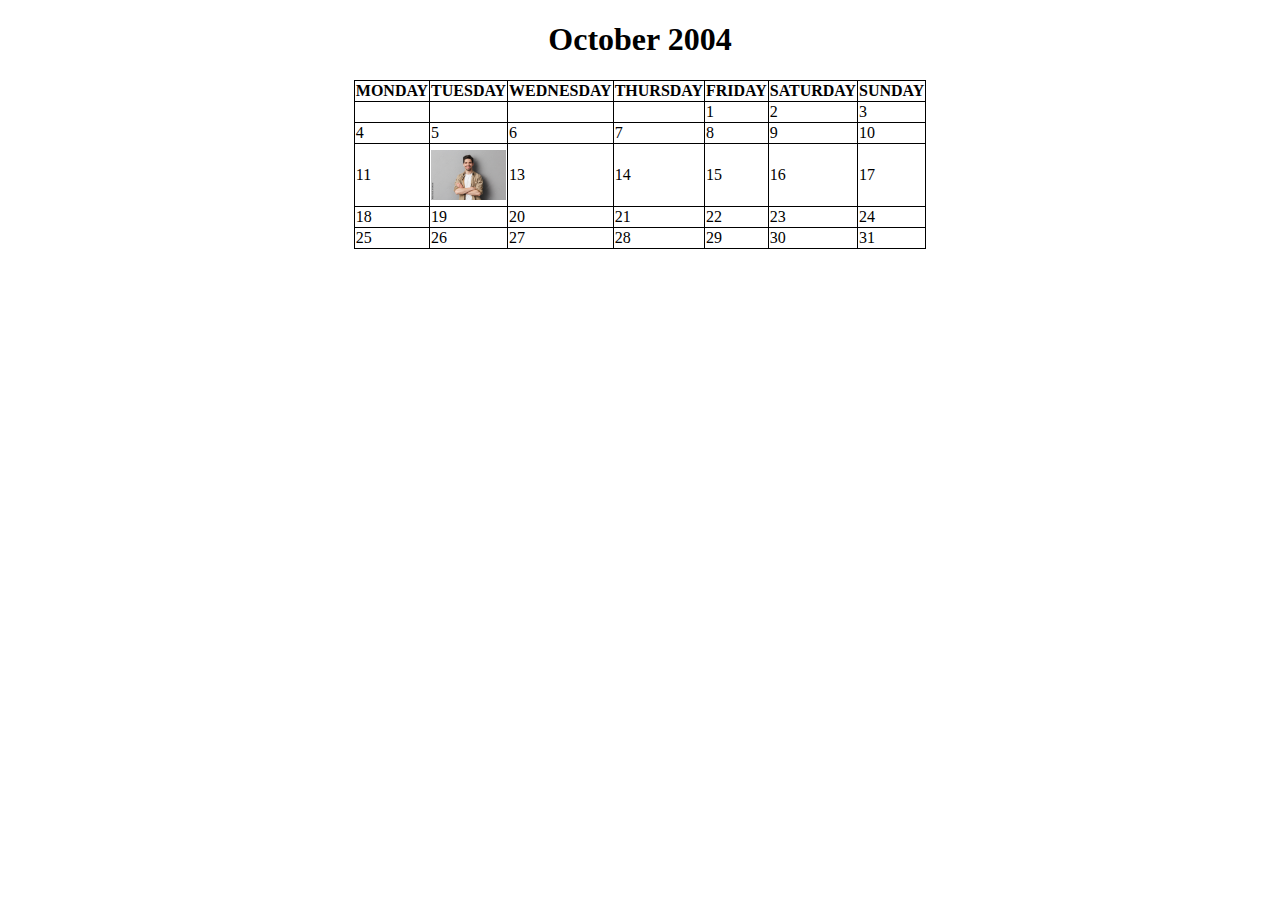
<file: index.html>
<!DOCTYPE html>
<html lang="en">
<head>
    <meta charset="UTF-8">
    <meta name="viewport" content="width=device-width, initial-scale=1.0">
    <title>My First Website</title>
</head>
<style>
    table, th, td {
      border:1px solid black;
    }
    table{
        margine:0 auto;
        border-collapse: collapse;
        width: 10%;
    }
    .image{
        position: relative;
    }
    .image img{
        max-width: 100%;
        height: auto;
        display:block;
        margin: 5px auto;
    }
    </style>
<body>

    <Center><h1>October 2004</h1></Center>
     <center><table>
        <tr>
            <th>MONDAY</th>
            <th>TUESDAY</th>
            <th>WEDNESDAY</th>
            <th>THURSDAY</th>
            <th>FRIDAY</th>
            <th>SATURDAY</th>
            <th>SUNDAY</th>
        </tr>
        <tr>
            <td></td>
            <td></td>
            <td></td>
            <td></td>
            <td>1</td>
            <td>2</td>
            <td>3</td>
          </tr>
          <tr>
            <td>4</td>
            <td>5</td>
            <td>6</td>
            <td>7</td>
            <td>8</td>
            <td>9</td>
            <td>10</td>
          </tr>
          <tr>
            <td>11</td>
            <td class="image">
                <a href="Profile.html">
                <img src="man.jpg" atl="special day">
            </a>
            </td>
            <td>13</td>
            <td>14</td>
            <td>15</td>
            <td>16</td>
            <td>17</td>
          </tr>
          <tr>
            <td>18</td>
            <td>19</td>
            <td>20</td>
            <td>21</td>
            <td>22</td>
            <td>23</td>
            <td>24</td>
          </tr>
          <tr>
            <td>25</td>
            <td>26</td>
            <td>27</td>
            <td>28</td>
            <td>29</td>
            <td>30</td>
            <td>31</td>
          </tr>
     </table></center>
       

</body>
</html>
</file>
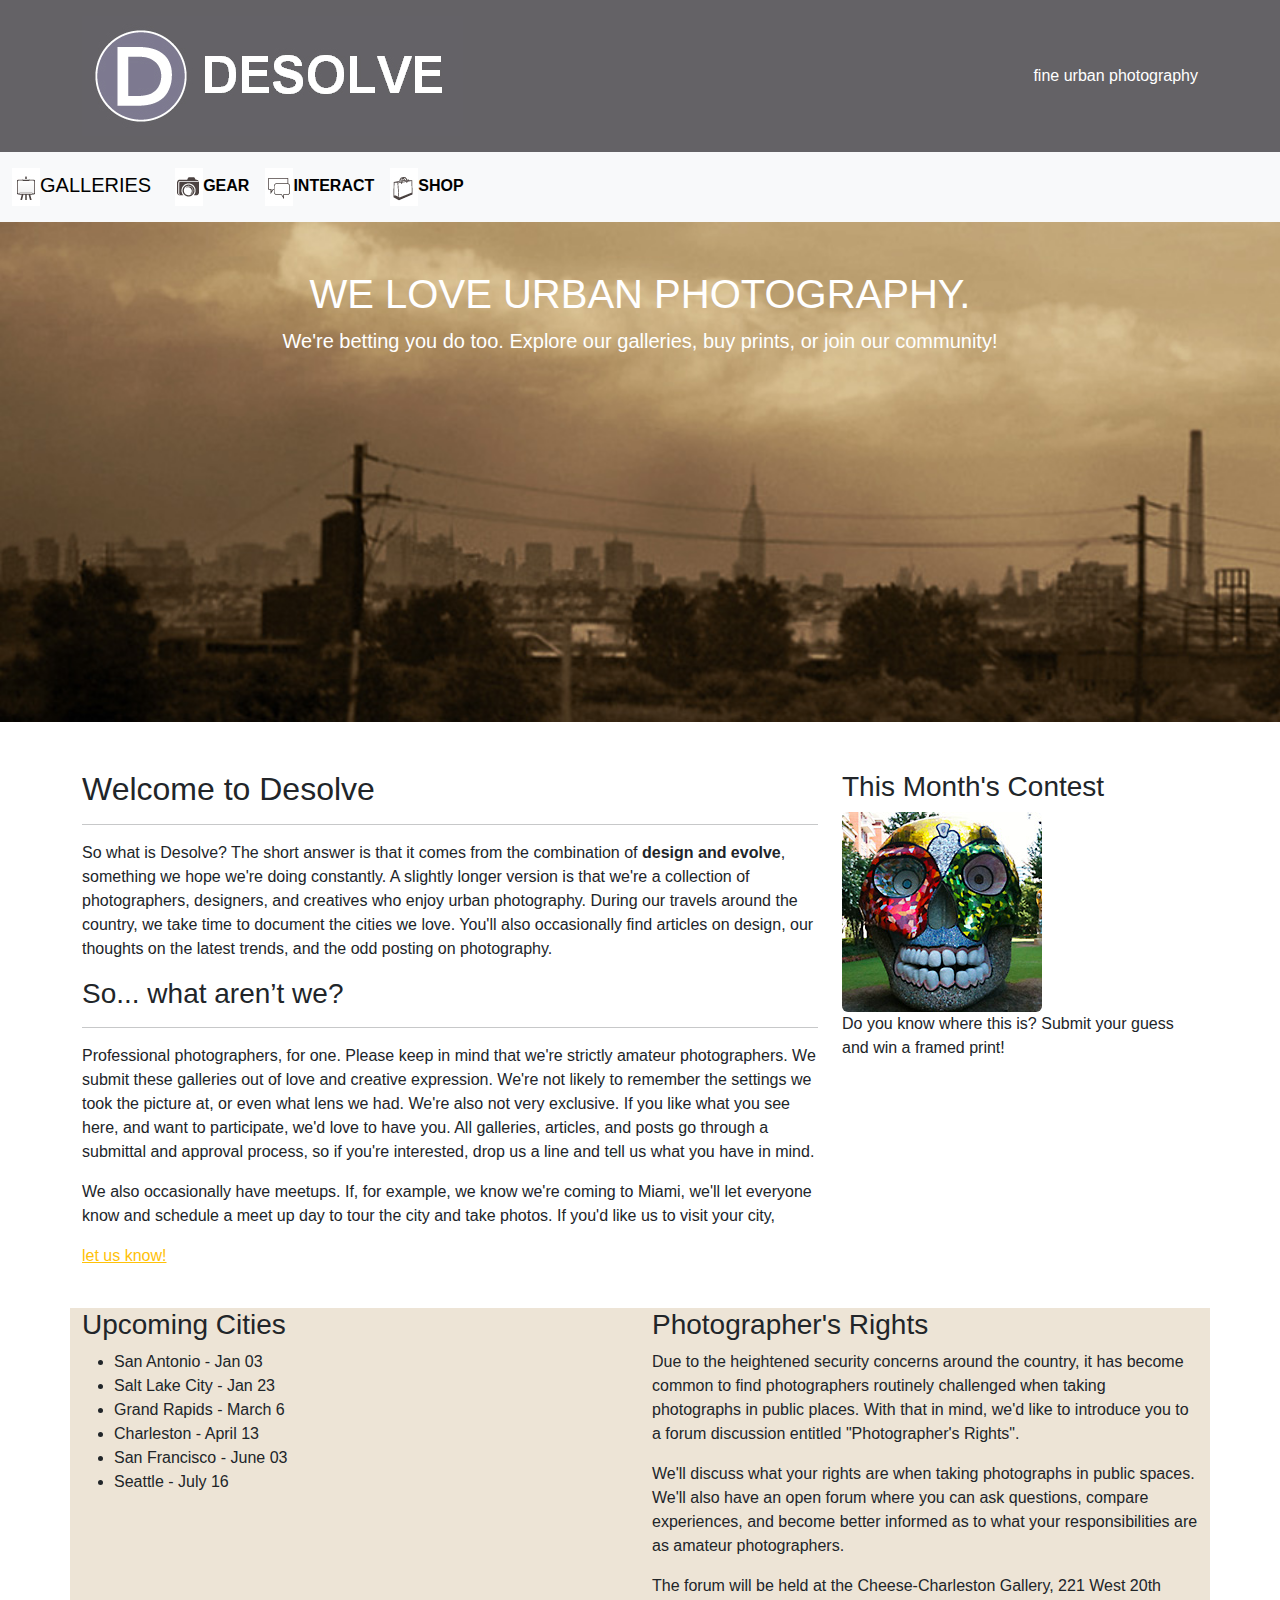
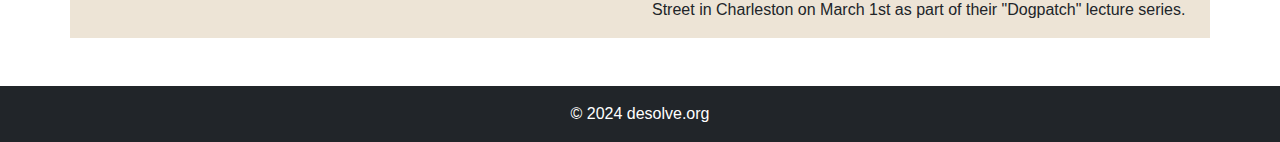
<file: AWEBDES-Prelim-Lindayao/index.html>
<!DOCTYPE html>
<html lang="en">
<head>
    <meta charset="UTF-8">
    <meta name="viewport" content="width=device-width, initial-scale=1">
    <title>PRELIM Lindayao</title>
    <link href="https://cdn.jsdelivr.net/npm/bootstrap@5.3.0/dist/css/bootstrap.min.css" rel="stylesheet">
    <link rel="stylesheet" href="style.css">
</head>
<body>


<header class="header text-white py-3">
    <div class="container d-flex justify-content-between align-items-center">
        <image src="Images/logo.jpg">
        <p class="m-0">fine urban photography</p>
    </div>
</header>


<nav class="navbar navbar-expand-lg bg-body-tertiary">
    <div class="container-fluid">
      <a class="navbar-brand" href="#"><image src="Images/nav_galleries.jpg">GALLERIES</a>
      <button class="navbar-toggler" type="button" data-bs-toggle="collapse" data-bs-target="#navbarSupportedContent" aria-controls="navbarSupportedContent" aria-expanded="false" aria-label="Toggle navigation">
        <span class="navbar-toggler-icon"></span>
      </button>
      <div class="collapse navbar-collapse" id="navbarSupportedContent">
        <ul class="navbar-nav me-auto mb-2 mb-lg-0">
          <li class="nav-item">
            <a class="nav-link active" aria-current="page" href="#"><image src="Images/nav_gear.jpg"></image>GEAR</a>
          </li>
          <li class="nav-item">
            <a class="nav-link active" aria-current="page" href="#"><image src="Images/nav_interact.jpg"></image>INTERACT</a>
          </li>
          <li class="nav-item">
            <a class="nav-link active" aria-current="page" href="#"><image src="Images/nav_shop.jpg"></image>SHOP</a>
          </li>
      </div>
    </div>
  </nav>


<section class="banner text-white text-center py-5" 
    style="background: url('Images/gallery_banner.jpg') center/cover;">
    <div class="container">
        <h1 class="text-uppercase">WE LOVE URBAN PHOTOGRAPHY.</h1>
        <p class="lead">We're betting you do too. Explore our galleries, buy prints, or join our community!</p>
    </div>
</section>


<div class="container my-5">
    <div class="row">
        <div class="col-lg-8">
            <h2>Welcome to Desolve</h2>
            <hr>
            <p>So what is Desolve? The short answer is that it comes from the combination of <b>design and evolve</b>, something we hope we're doing constantly. A slightly longer version is that we're a collection of photographers, designers, and creatives who enjoy urban photography. During our travels around the country, we take time to document the cities we love. You'll also occasionally find articles on design, our thoughts on the latest trends, and the odd posting on photography.</p>
            <h3>So... what aren’t we?</h3>
            <hr>
            <p>Professional photographers, for one. Please keep in mind that we're strictly amateur photographers. We submit these galleries out of love and creative expression. We're not likely to remember the settings we took the picture at, or even what lens we had. We're also not very exclusive. If you like what you see here, and want to participate, we'd love to have you. All galleries, articles, and posts go through a submittal and approval process, so if you're interested, drop us a line and tell us what you have in mind.</p>
            <p>We also occasionally have meetups. If, for example, we know we're coming to Miami, we'll let everyone know and schedule a meet up day to tour the city and take photos. If you'd like us to visit your city,<p><a href="#" class="link-warning">let us know!</a></p>
        </div>

       
        <div class="col-lg-4">
            <h3>This Month's Contest</h3>
            <img src="Images/contest.jpg" class="img-fluid rounded" alt="Contest Image">
            <p>Do you know where this is? Submit your guess and win a framed print!</p>
        </div>
    </div>

    <div class="row mt-4">
       
        <div class="five col-md-6">
            <h3>Upcoming Cities</h3>
            <ul>
                <li>San Antonio - Jan 03</li>
                <li>Salt Lake City - Jan 23</li>
                <li>Grand Rapids - March 6</li>
                <li>Charleston - April 13</li>
                <li>San Francisco - June 03</li>
                <li>Seattle - July 16</li>
            </ul>
        </div>

        
        <div class="five col-md-6">
            <h3>Photographer's Rights</h3>
            <p>Due to the heightened security concerns around the country, it has become common to find photographers routinely challenged when taking photographs in public places. With that in mind, we'd like to introduce you to a forum discussion entitled "Photographer's Rights".</p>
            <p>We'll discuss what your rights are when taking photographs in public spaces. We'll also have an open forum where you can ask questions, compare experiences, and become better informed as to what your responsibilities are as amateur photographers.</p>
            <p>The forum will be held at the Cheese-Charleston Gallery, 221 West 20th Street in Charleston on March 1st as part of their "Dogpatch" lecture series.</p>
        </div>
    </div>
</div>


<footer class="bg-dark text-white text-center py-3">
    <p class="m-0">&copy; 2024 desolve.org</p>
</footer>

<script src="https://cdn.jsdelivr.net/npm/bootstrap@5.3.0/dist/js/bootstrap.bundle.min.js"></script>
</body>
</html>
</file>
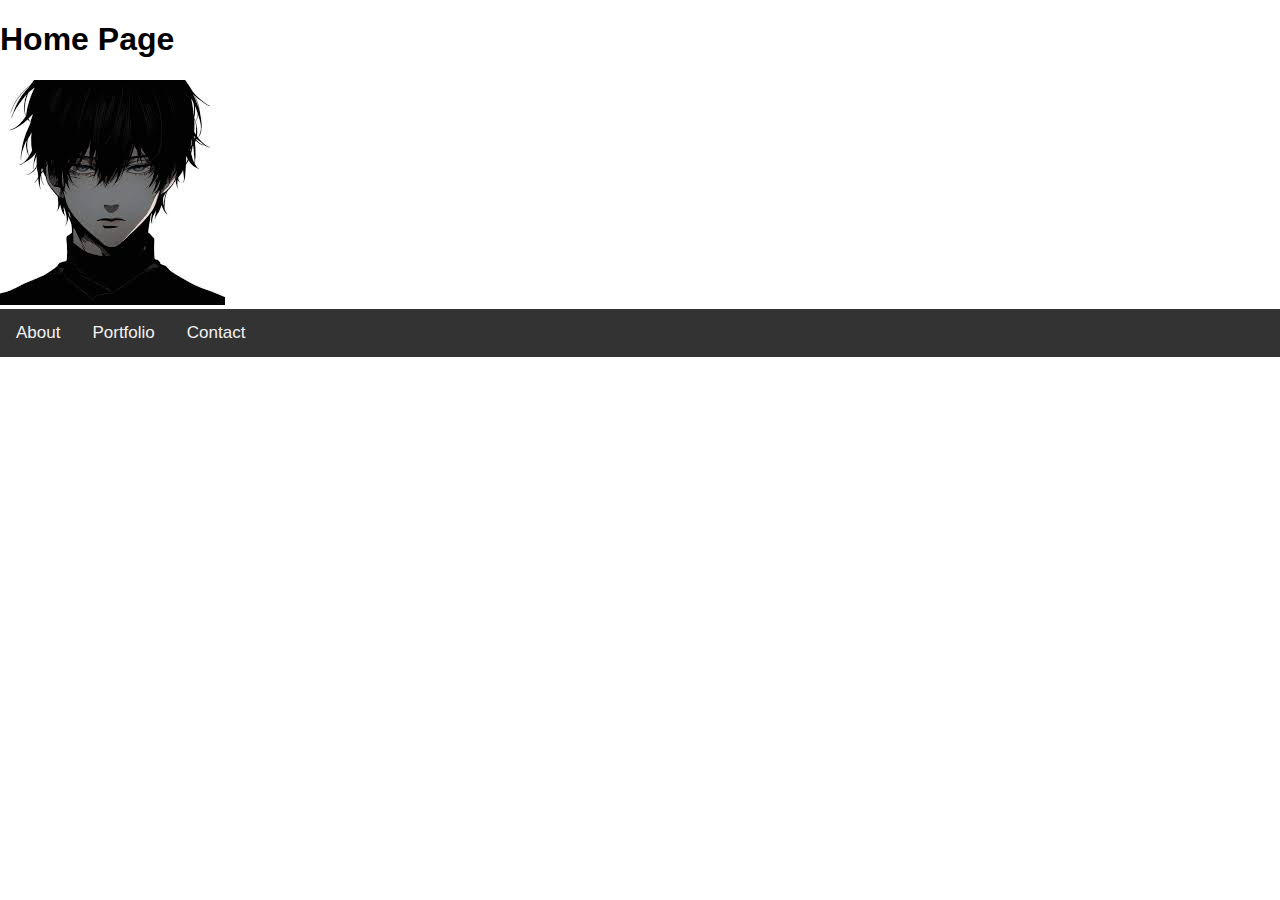
<file: Week 3/index.html>
<!DOCTYPE html>
<html lang="en">
<head>
    <meta charset="UTF-8">
    <meta name="viewport" content="width=device-width, initial-scale=1.0">
    <title>Home Page</title>
</head>
<style>
    body {
      margin: 0;
      font-family: Arial, Helvetica, sans-serif;
    }
    
    .topnav {
      overflow: hidden;
      background-color: #333;
    }
    
    .topnav a {
      float: left;
      color: #f2f2f2;
      text-align: center;
      padding: 14px 16px;
      text-decoration: none;
      font-size: 17px;
    }
    
    .topnav a:hover {
      background-color: #ddd;
      color: black;
    }
    
    .topnav a.active {
      background-color: #04AA6D;
      color: white;
    }
    </style>
<body>

    <h1>Home Page</h1>
    <image src="Image/images.jpg"></image>

    <div class="topnav">
        <a href="Pages/About.html">About</a>
        <a href="Pages/Portfolio.html">Portfolio</a>
        <a href="Pages/Contact.html">Contact</a>
      </div>
</body>
</html>
</file>
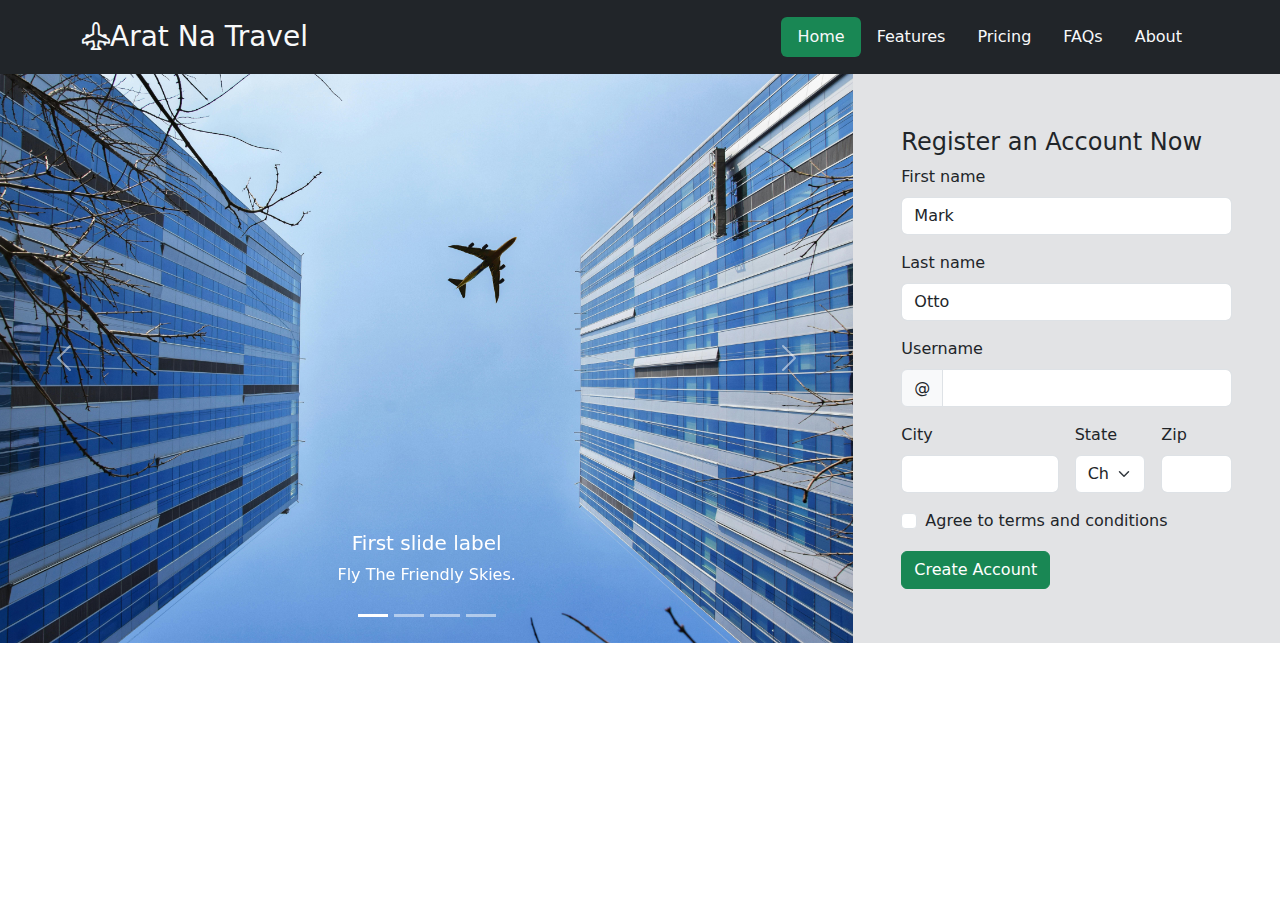
<file: week5/index.html>
<!doctype html>
<html lang="en">

<head>
    <meta charset="utf-8">
    <meta name="viewport" content="width=device-width, initial-scale=1">
    <title>Arat Na Travel</title>
    <link href="https://cdn.jsdelivr.net/npm/bootstrap@5.3.3/dist/css/bootstrap.min.css" rel="stylesheet"
        integrity="sha384-QWTKZyjpPEjISv5WaRU9OFeRpok6YctnYmDr5pNlyT2bRjXh0JMhjY6hW+ALEwIH" crossorigin="anonymous">
    <link rel="stylesheet" href="https://cdn.jsdelivr.net/npm/bootstrap-icons@1.11.3/font/bootstrap-icons.min.css">
</head>

<body>
    <nav class="bg-dark p-3">
        <div class="container">
            <header class="d-flex justify-content-between align-items-center">
                <a href="#" class="text-light text-decoration-none fs-3">
                    <i class="bi bi-airplane-engines"></i>Arat Na Travel
                </a>
                <ul class="nav nav-pills">
                    <li class="nav-item">
                        <a class="nav-link link-light text-bg-success active" aria-current="page" href="#">Home</a>
                    </li>
                    <li class="nav-item">
                        <a class="nav-link link-light " href="#">Features</a>
                    </li>
                    <li class="nav-item">
                        <a class="nav-link link-light" href="#">Pricing</a>
                    </li>
                    <li class="nav-item">
                        <a class="nav-link link-light" href="#">FAQs</a>
                    </li>
                    <li class="nav-item">
                        <a class="nav-link link-light" href="#">About</a>
                    </li>
                </ul>
            </header>
        </div>
    </nav>

    <div class="hero">
        <div class="container-fluid g-0">
            <div class="row g-0">
                <div class="col-8">
                    <div id="carouselExampleCaptions" class="carousel slide">
                        <div class="carousel-indicators">
                            <button type="button" data-bs-target="#carouselExampleCaptions" data-bs-slide-to="0"
                                class="active" aria-current="true" aria-label="Slide 1"></button>
                            <button type="button" data-bs-target="#carouselExampleCaptions" data-bs-slide-to="1"
                                aria-label="Slide 2"></button>
                            <button type="button" data-bs-target="#carouselExampleCaptions" data-bs-slide-to="2"
                                aria-label="Slide 3"></button>
                            <button type="button" data-bs-target="#carouselExampleCaptions" data-bs-slide-to="3"
                                aria-label="Slide 4"></button>
                        </div>
                        <div class="carousel-inner">
                            <div class="carousel-item active">
                                <img src="images/pic1.jpg" class="d-block w-100" alt="...">
                                <div class="carousel-caption d-none d-md-block">
                                    <h5>First slide label</h5>
                                    <p>Fly The Friendly Skies.</p>
                                </div>
                            </div>
                            <div class="carousel-item">
                                <img src="images/pic4.jpg" class="d-block w-100" alt="...">
                                <div class="carousel-caption d-none d-md-block">
                                    <h5>Second slide label</h5>
                                    <p>We work hard to make your flight pleasant.</p>
                                </div>
                            </div>
                            <div class="carousel-item">
                                <img src="images/pic3.jpg" class="d-block w-100" alt="...">
                                <div class="carousel-caption d-none d-md-block">
                                    <h5>Third slide label</h5>
                                    <p>We get you there.</p>
                                </div>
                            </div>
                            <div class="carousel-item">
                                <img src="images/pic2.jpg" class="d-block w-100" alt="...">
                                <div class="carousel-caption d-none d-md-block">
                                    <h5>Third slide label</h5>
                                    <p>24 Hours A Day, 7 Days A Week.</p>
                                </div>
                            </div>
                        </div>
                        <button class="carousel-control-prev" type="button" data-bs-target="#carouselExampleCaptions"
                            data-bs-slide="prev">
                            <span class="carousel-control-prev-icon" aria-hidden="true"></span>
                            <span class="visually-hidden">Previous</span>
                        </button>
                        <button class="carousel-control-next" type="button" data-bs-target="#carouselExampleCaptions"
                            data-bs-slide="next">
                            <span class="carousel-control-next-icon" aria-hidden="true"></span>
                            <span class="visually-hidden">Next</span>
                        </button>
                    </div>
                </div>
                <div class="col-4 bg-secondary-subtle p-5 d-flex flex-column justify-content-center">
                    <h4>Register an Account Now</h4>
                    <form class="row g-3 needs-validation" novalidate>
                        <div class="col-12">
                          <label for="validationCustom01" class="form-label">First name</label>
                          <input type="text" class="form-control" id="validationCustom01" value="Mark" required>
                          <div class="valid-feedback">
                            Looks good!
                          </div>
                        </div>
                        <div class="col-12">
                          <label for="validationCustom02" class="form-label">Last name</label>
                          <input type="text" class="form-control" id="validationCustom02" value="Otto" required>
                          <div class="valid-feedback">
                            Looks good!
                          </div>
                        </div>
                        <div class="col-12">
                          <label for="validationCustomUsername" class="form-label">Username</label>
                          <div class="input-group has-validation">
                            <span class="input-group-text" id="inputGroupPrepend">@</span>
                            <input type="text" class="form-control" id="validationCustomUsername" aria-describedby="inputGroupPrepend" required>
                            <div class="invalid-feedback">
                              Please choose a username.
                            </div>
                          </div>
                        </div>
                        <div class="col-md-6">
                          <label for="validationCustom03" class="form-label">City</label>
                          <input type="text" class="form-control" id="validationCustom03" required>
                          <div class="invalid-feedback">
                            Please provide a valid city.
                          </div>
                        </div>
                        <div class="col-md-3">
                          <label for="validationCustom04" class="form-label">State</label>
                          <select class="form-select" id="validationCustom04" required>
                            <option selected disabled value="">Choose...</option>
                            <option>...</option>
                          </select>
                          <div class="invalid-feedback">
                            Please select a valid state.
                          </div>
                        </div>
                        <div class="col-md-3">
                          <label for="validationCustom05" class="form-label">Zip</label>
                          <input type="text" class="form-control" id="validationCustom05" required>
                          <div class="invalid-feedback">
                            Please provide a valid zip.
                          </div>
                        </div>
                        <div class="col-12">
                          <div class="form-check">
                            <input class="form-check-input" type="checkbox" value="" id="invalidCheck" required>
                            <label class="form-check-label" for="invalidCheck">
                              Agree to terms and conditions
                            </label>
                            <div class="invalid-feedback">
                              You must agree before submitting.
                            </div>
                          </div>
                        </div>
                        <div class="col-12">
                          <button class="btn btn-success" type="submit">Create Account</button>
                        </div>
                      </form>
                </div>
            </div>
        </div>
    </div>

    <script src="https://cdn.jsdelivr.net/npm/bootstrap@5.3.3/dist/js/bootstrap.bundle.min.js"
        integrity="sha384-YvpcrYf0tY3lHB60NNkmXc5s9fDVZLESaAA55NDzOxhy9GkcIdslK1eN7N6jIeHz"
        crossorigin="anonymous"></script>
</body>

</html>
</file>
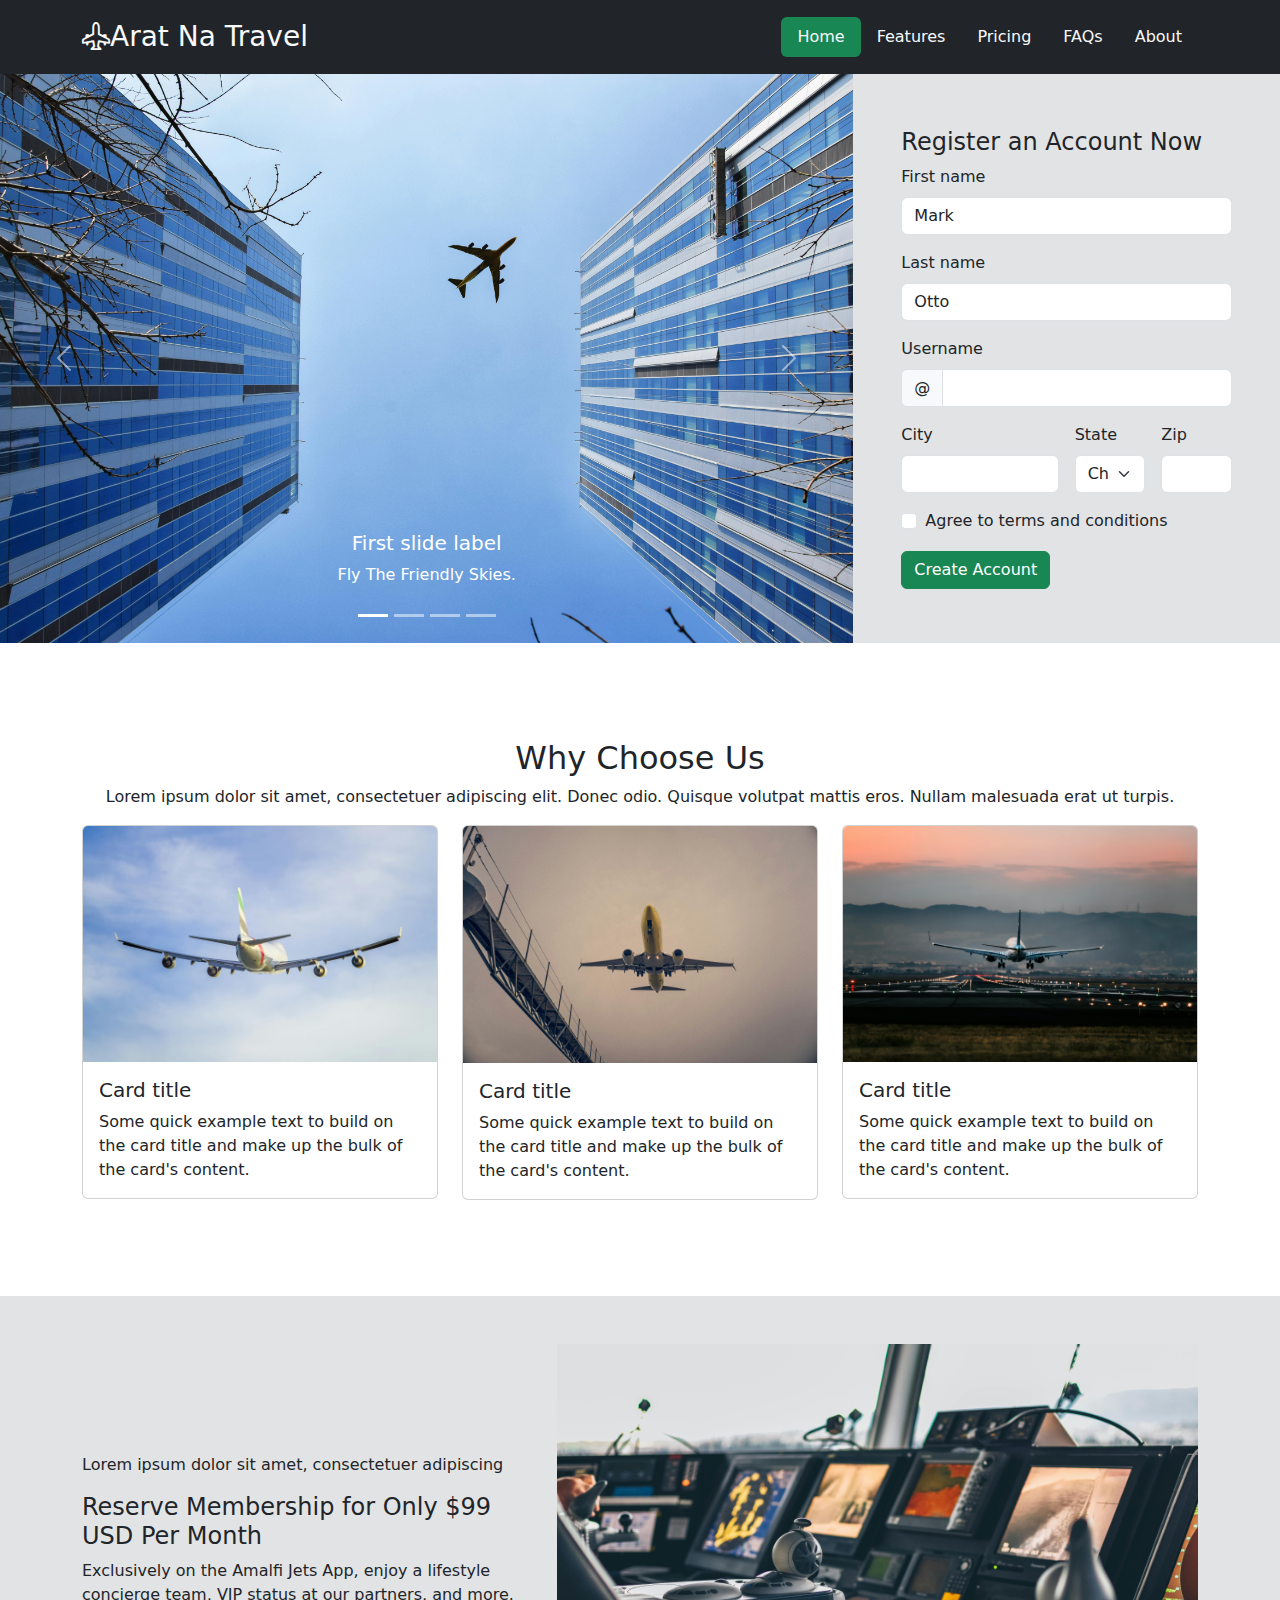
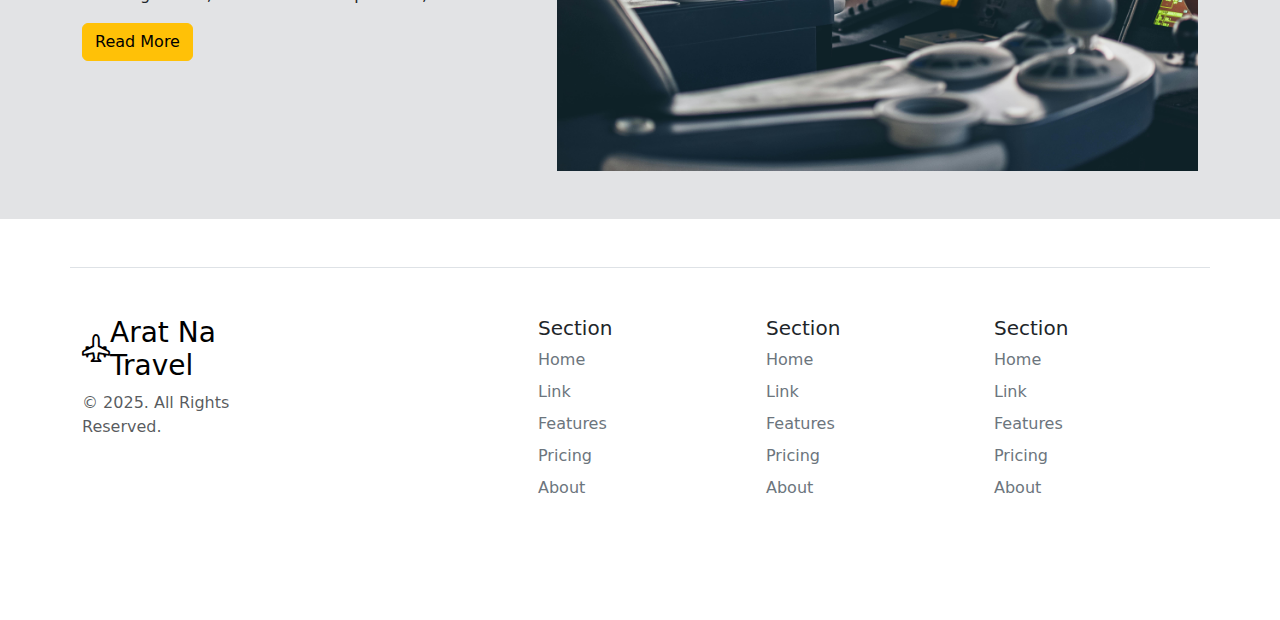
<file: week6/index.html>
<!doctype html>
<html lang="en">

<head>
  <meta charset="utf-8">
  <meta name="viewport" content="width=device-width, initial-scale=1">
  <title>Arat Na Travel</title>
  <link href="https://cdn.jsdelivr.net/npm/bootstrap@5.3.3/dist/css/bootstrap.min.css" rel="stylesheet"
    integrity="sha384-QWTKZyjpPEjISv5WaRU9OFeRpok6YctnYmDr5pNlyT2bRjXh0JMhjY6hW+ALEwIH" crossorigin="anonymous">
  <link rel="stylesheet" href="https://cdn.jsdelivr.net/npm/bootstrap-icons@1.11.3/font/bootstrap-icons.min.css">
</head>

<body>
  <nav class="bg-dark p-3">
    <div class="container">
      <header class="d-flex justify-content-between align-items-center">
        <a href="#" class="text-light text-decoration-none fs-3">
          <i class="bi bi-airplane-engines"></i>Arat Na Travel
        </a>
        <ul class="nav nav-pills">
          <li class="nav-item">
            <a class="nav-link link-light text-bg-success active" aria-current="page" href="#">Home</a>
          </li>
          <li class="nav-item">
            <a class="nav-link link-light " href="#">Features</a>
          </li>
          <li class="nav-item">
            <a class="nav-link link-light" href="#">Pricing</a>
          </li>
          <li class="nav-item">
            <a class="nav-link link-light" href="#">FAQs</a>
          </li>
          <li class="nav-item">
            <a class="nav-link link-light" href="#">About</a>
          </li>
        </ul>
      </header>
    </div>
  </nav>

  <div class="hero">
    <div class="container-fluid g-0">
      <div class="row g-0">
        <div class="col-8">
          <div id="carouselExampleCaptions" class="carousel slide">
            <div class="carousel-indicators">
              <button type="button" data-bs-target="#carouselExampleCaptions" data-bs-slide-to="0" class="active"
                aria-current="true" aria-label="Slide 1"></button>
              <button type="button" data-bs-target="#carouselExampleCaptions" data-bs-slide-to="1"
                aria-label="Slide 2"></button>
              <button type="button" data-bs-target="#carouselExampleCaptions" data-bs-slide-to="2"
                aria-label="Slide 3"></button>
              <button type="button" data-bs-target="#carouselExampleCaptions" data-bs-slide-to="3"
                aria-label="Slide 4"></button>
            </div>
            <div class="carousel-inner">
              <div class="carousel-item active">
                <img src="images/pic1.jpg" class="d-block w-100" alt="...">
                <div class="carousel-caption d-none d-md-block">
                  <h5>First slide label</h5>
                  <p>Fly The Friendly Skies.</p>
                </div>
              </div>
              <div class="carousel-item">
                <img src="images/pic4.jpg" class="d-block w-100" alt="...">
                <div class="carousel-caption d-none d-md-block">
                  <h5>Second slide label</h5>
                  <p>We work hard to make your flight pleasant.</p>
                </div>
              </div>
              <div class="carousel-item">
                <img src="images/pic3.jpg" class="d-block w-100" alt="...">
                <div class="carousel-caption d-none d-md-block">
                  <h5>Third slide label</h5>
                  <p>We get you there.</p>
                </div>
              </div>
              <div class="carousel-item">
                <img src="images/pic2.jpg" class="d-block w-100" alt="...">
                <div class="carousel-caption d-none d-md-block">
                  <h5>Third slide label</h5>
                  <p>24 Hours A Day, 7 Days A Week.</p>
                </div>
              </div>
            </div>
            <button class="carousel-control-prev" type="button" data-bs-target="#carouselExampleCaptions"
              data-bs-slide="prev">
              <span class="carousel-control-prev-icon" aria-hidden="true"></span>
              <span class="visually-hidden">Previous</span>
            </button>
            <button class="carousel-control-next" type="button" data-bs-target="#carouselExampleCaptions"
              data-bs-slide="next">
              <span class="carousel-control-next-icon" aria-hidden="true"></span>
              <span class="visually-hidden">Next</span>
            </button>
          </div>
        </div>
        <div class="col-4 bg-secondary-subtle p-5 d-flex flex-column justify-content-center">
          <h4>Register an Account Now</h4>
          <form class="row g-3 needs-validation" novalidate>
            <div class="col-12">
              <label for="validationCustom01" class="form-label">First name</label>
              <input type="text" class="form-control" id="validationCustom01" value="Mark" required>
              <div class="valid-feedback">
                Looks good!
              </div>
            </div>
            <div class="col-12">
              <label for="validationCustom02" class="form-label">Last name</label>
              <input type="text" class="form-control" id="validationCustom02" value="Otto" required>
              <div class="valid-feedback">
                Looks good!
              </div>
            </div>
            <div class="col-12">
              <label for="validationCustomUsername" class="form-label">Username</label>
              <div class="input-group has-validation">
                <span class="input-group-text" id="inputGroupPrepend">@</span>
                <input type="text" class="form-control" id="validationCustomUsername"
                  aria-describedby="inputGroupPrepend" required>
                <div class="invalid-feedback">
                  Please choose a username.
                </div>
              </div>
            </div>
            <div class="col-md-6">
              <label for="validationCustom03" class="form-label">City</label>
              <input type="text" class="form-control" id="validationCustom03" required>
              <div class="invalid-feedback">
                Please provide a valid city.
              </div>
            </div>
            <div class="col-md-3">
              <label for="validationCustom04" class="form-label">State</label>
              <select class="form-select" id="validationCustom04" required>
                <option selected disabled value="">Choose...</option>
                <option>...</option>
              </select>
              <div class="invalid-feedback">
                Please select a valid state.
              </div>
            </div>
            <div class="col-md-3">
              <label for="validationCustom05" class="form-label">Zip</label>
              <input type="text" class="form-control" id="validationCustom05" required>
              <div class="invalid-feedback">
                Please provide a valid zip.
              </div>
            </div>
            <div class="col-12">
              <div class="form-check">
                <input class="form-check-input" type="checkbox" value="" id="invalidCheck" required>
                <label class="form-check-label" for="invalidCheck">
                  Agree to terms and conditions
                </label>
                <div class="invalid-feedback">
                  You must agree before submitting.
                </div>
              </div>
            </div>
            <div class="col-12">
              <button class="btn btn-success" type="submit">Create Account</button>
            </div>
          </form>
        </div>
      </div>
    </div>
  </div>
  <div class="why py-5 my-5">
    <div class="container">
      <h2 class="text-center">Why Choose Us</h2>
      <p class="text-center">Lorem ipsum dolor sit amet, consectetuer adipiscing elit. Donec odio. Quisque volutpat
        mattis eros. Nullam malesuada erat ut turpis. </p>
      <div class="row">
        <div class="col-4">
          <div class="card">
            <img src="images/pic5.jpg" class="card-img-top" alt="...">
            <div class="card-body">
              <h5 class="card-title">Card title</h5>
              <p class="card-text">Some quick example text to build on the card title and make up the bulk of the card's
                content.</p>
            </div>
          </div>
        </div>
        <div class="col-4">
          <div class="card">
            <img src="images/pic6.jpg" class="card-img-top" alt="...">
            <div class="card-body">
              <h5 class="card-title">Card title</h5>
              <p class="card-text">Some quick example text to build on the card title and make up the bulk of the card's
                content.</p>
            </div>
          </div>
        </div>
        <div class="col-4">
          <div class="card">
            <img src="images/pic7.jpg" class="card-img-top" alt="...">
            <div class="card-body">
              <h5 class="card-title">Card title</h5>
              <p class="card-text">Some quick example text to build on the card title and make up the bulk of the card's
                content.</p>
            </div>
          </div>
        </div>
      </div>
    </div>
  </div>

  <section class="about-us py-5 bg-secondary-subtle">
    <div class="container">
      <div class="row align-items-center">
        <div class="col-5">
          <p class="fs-6">Lorem ipsum dolor sit amet, consectetuer adipiscing</p>
          <h4>Reserve Membership for Only $99 USD Per Month</h4>
          <p>Exclusively on the Amalfi Jets App, enjoy a lifestyle concierge team, VIP status at our partners, and more.
          </p>
          <button type="button" class="btn btn-warning">Read More</button>
        </div>
        <div class="col-7">
          <img src="images/pic8.jpg" class="img-fluid w-100" alt="...">
        </div>
      </div>
    </div>
  </section>

  <footer class="container">
    <footer class="row row-cols-1 row-cols-sm-2 row-cols-md-5 py-5 my-5 border-top">
      <div class="col mb-3">
        <h3>
          <a href="#"
            class="d-flex align-items-center mb-3 mb-md-0 me-md-auto link-body-emphasis text-decoration-none link-dark">

            <i class="bi bi-airplane-engines"></i> Arat Na Travel
          </a>
        </h3>
        <p class="text text-body-secondary">© 2025. All Rights Reserved.</p>
      </div>

      <div class="col mb-3">

      </div>

      <div class="col mb-3">
        <h5>Section</h5>
        <ul class="nav justify-content-center flex-column">
          <li class="nav-item">
            <a class="nav-link p-0 mb-2 link-secondary" aria-current="page" href="#">Home</a>
          </li>
          <li class="nav-item">
            <a class="nav-link p-0 mb-2 link-secondary" href="#">Link</a>
          </li>
          <li class="nav-item">
            <a class="nav-link p-0 mb-2 link-secondary" href="#">Features</a>
          </li>
          <li class="nav-item">
            <a class="nav-link p-0 mb-2 link-secondary" href="#">Pricing</a>
          </li>
          <li class="nav-item">
            <a class="nav-link p-0 mb-2 link-secondary" href="#">About</a>
          </li>
        </ul>
      </div>

      <div class="col mb-3">
        <h5>Section</h5>
        <ul class="nav justify-content-center flex-column">
          <li class="nav-item">
            <a class="nav-link p-0 mb-2 link-secondary" aria-current="page" href="#">Home</a>
          </li>
          <li class="nav-item">
            <a class="nav-link p-0 mb-2 link-secondary" href="#">Link</a>
          </li>
          <li class="nav-item">
            <a class="nav-link p-0 mb-2 link-secondary" href="#">Features</a>
          </li>
          <li class="nav-item">
            <a class="nav-link p-0 mb-2 link-secondary" href="#">Pricing</a>
          </li>
          <li class="nav-item">
            <a class="nav-link p-0 mb-2 link-secondary" href="#">About</a>
          </li>
        </ul>
      </div>

      <div class="col mb-3">
        <h5>Section</h5>
        <ul class="nav justify-content-center flex-column">
          <li class="nav-item">
            <a class="nav-link p-0 mb-2 link-secondary" aria-current="page" href="#">Home</a>
          </li>
          <li class="nav-item">
            <a class="nav-link p-0 mb-2 link-secondary" href="#">Link</a>
          </li>
          <li class="nav-item">
            <a class="nav-link p-0 mb-2 link-secondary" href="#">Features</a>
          </li>
          <li class="nav-item">
            <a class="nav-link p-0 mb-2 link-secondary" href="#">Pricing</a>
          </li>
          <li class="nav-item">
            <a class="nav-link p-0 mb-2 link-secondary" href="#">About</a>
          </li>
        </ul>
      </div>

      </div>

    </footer>
  </footer>



  </div>
  </div>
  </div>
  </div>
  </div>
  </div>

  <script src="https://cdn.jsdelivr.net/npm/bootstrap@5.3.3/dist/js/bootstrap.bundle.min.js"
    integrity="sha384-YvpcrYf0tY3lHB60NNkmXc5s9fDVZLESaAA55NDzOxhy9GkcIdslK1eN7N6jIeHz"
    crossorigin="anonymous"></script>
</body>

</html>
</file>
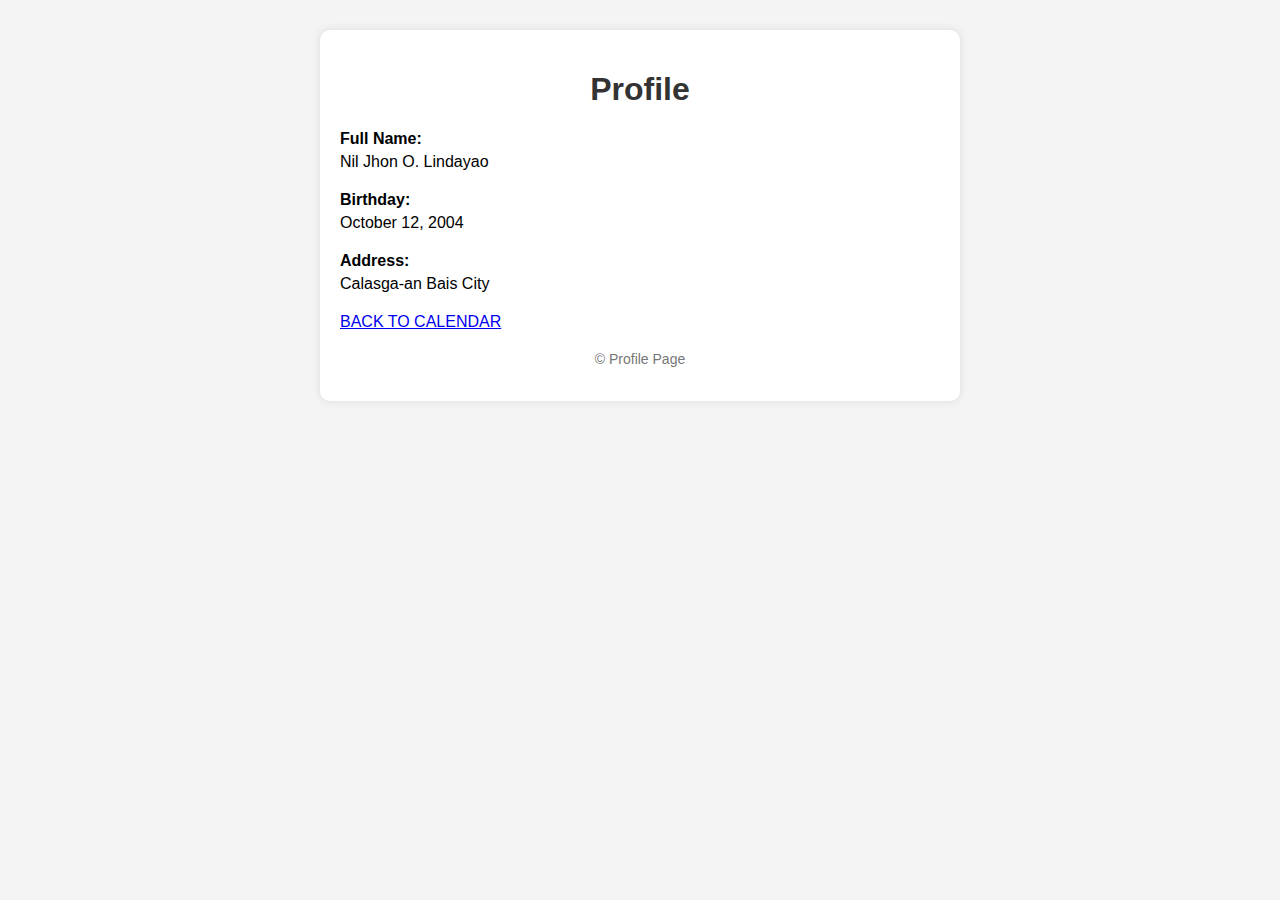
<file: Profile.html>
<!DOCTYPE html>
<html lang="en">
<head>
    <meta charset="UTF-8">
    <meta name="viewport" content="width=device-width, initial-scale=1.0">
    <title>Profile Page</title>
    <style>
        body {
            font-family: Arial, sans-serif;
            margin: 20px;
            padding: 10px;
            background-color: #f4f4f4;
        }
        .container {
            max-width: 600px;
            margin: 0 auto;
            background-color: white;
            padding: 20px;
            border-radius: 10px;
            box-shadow: 0 0 10px rgba(0, 0, 0, 0.1);
        }
        h1 {
            text-align: center;
            color: #333;
        }
        .profile-info {
            margin-bottom: 20px;
        }
        .profile-info label {
            font-weight: bold;
        }
        .profile-info p {
            margin: 5px 0;
        }
        .footer {
            text-align: center;
            margin-top: 20px;
            font-size: 14px;
            color: #777;
        }
    </style>
</head>
<body>

    <div class="container">
        <h1>Profile</h1>
        <div class="profile-info">
            <label for="fullName">Full Name:</label>
            <p id="fullName">Nil Jhon O. Lindayao</p>
        </div>
        <div class="profile-info">
            <label for="birthday">Birthday:</label>
            <p id="birthday">October 12, 2004</p>
        </div>
        <div class="profile-info">
            <label for="address">Address:</label>
            <p id="address">Calasga-an Bais City</p>
        </div>
        <a href="index.html"> BACK TO CALENDAR</a>
        <div class="footer">
            <p>&copy; Profile Page</p>
        </div>
       

    </div>

</body>
</html>
</file>
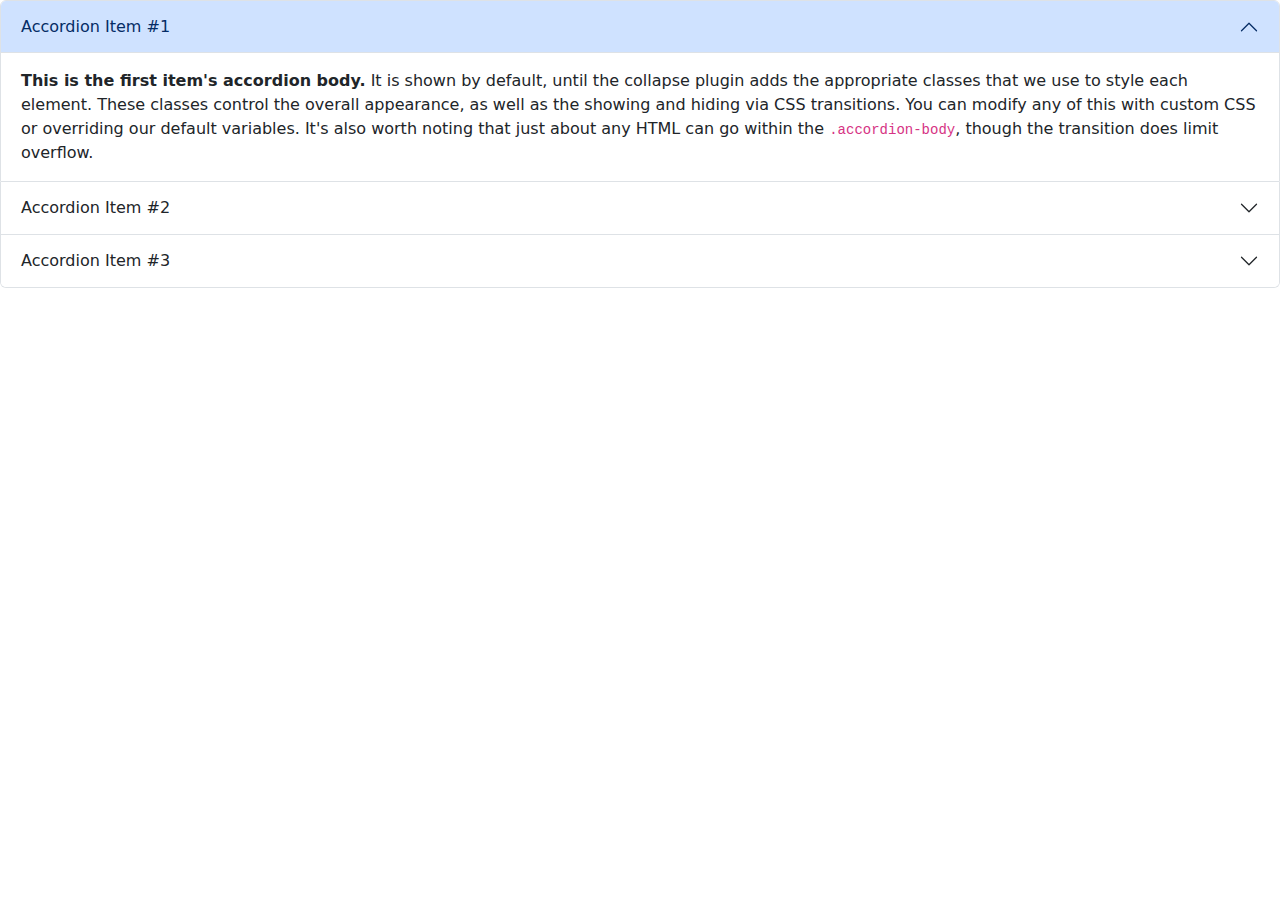
<file: Week 3/bootstrap/accordion.html>
<!doctype html>
<html lang="en">
  <head>
    <meta charset="utf-8">
    <meta name="viewport" content="width=device-width, initial-scale=1">
    <title>Bootstrap demo</title>
    <link href="https://cdn.jsdelivr.net/npm/bootstrap@5.3.3/dist/css/bootstrap.min.css" rel="stylesheet" integrity="sha384-QWTKZyjpPEjISv5WaRU9OFeRpok6YctnYmDr5pNlyT2bRjXh0JMhjY6hW+ALEwIH" crossorigin="anonymous">
  </head>
  <body>
    <div class="accordion" id="accordionExample">
        <div class="accordion-item">
          <h2 class="accordion-header">
            <button class="accordion-button" type="button" data-bs-toggle="collapse" data-bs-target="#collapseOne" aria-expanded="true" aria-controls="collapseOne">
              Accordion Item #1
            </button>
          </h2>
          <div id="collapseOne" class="accordion-collapse collapse show" data-bs-parent="#accordionExample">
            <div class="accordion-body">
              <strong>This is the first item's accordion body.</strong> It is shown by default, until the collapse plugin adds the appropriate classes that we use to style each element. These classes control the overall appearance, as well as the showing and hiding via CSS transitions. You can modify any of this with custom CSS or overriding our default variables. It's also worth noting that just about any HTML can go within the <code>.accordion-body</code>, though the transition does limit overflow.
            </div>
          </div>
        </div>
        <div class="accordion-item">
          <h2 class="accordion-header">
            <button class="accordion-button collapsed" type="button" data-bs-toggle="collapse" data-bs-target="#collapseTwo" aria-expanded="false" aria-controls="collapseTwo">
              Accordion Item #2
            </button>
          </h2>
          <div id="collapseTwo" class="accordion-collapse collapse" data-bs-parent="#accordionExample">
            <div class="accordion-body">
              <strong>This is the second item's accordion body.</strong> It is hidden by default, until the collapse plugin adds the appropriate classes that we use to style each element. These classes control the overall appearance, as well as the showing and hiding via CSS transitions. You can modify any of this with custom CSS or overriding our default variables. It's also worth noting that just about any HTML can go within the <code>.accordion-body</code>, though the transition does limit overflow.
            </div>
          </div>
        </div>
        <div class="accordion-item">
          <h2 class="accordion-header">
            <button class="accordion-button collapsed" type="button" data-bs-toggle="collapse" data-bs-target="#collapseThree" aria-expanded="false" aria-controls="collapseThree">
              Accordion Item #3
            </button>
          </h2>
          <div id="collapseThree" class="accordion-collapse collapse" data-bs-parent="#accordionExample">
            <div class="accordion-body">
              <strong>This is the third item's accordion body.</strong> It is hidden by default, until the collapse plugin adds the appropriate classes that we use to style each element. These classes control the overall appearance, as well as the showing and hiding via CSS transitions. You can modify any of this with custom CSS or overriding our default variables. It's also worth noting that just about any HTML can go within the <code>.accordion-body</code>, though the transition does limit overflow.
            </div>
          </div>
        </div>
      </div>
    <script src="https://cdn.jsdelivr.net/npm/bootstrap@5.3.3/dist/js/bootstrap.bundle.min.js" integrity="sha384-YvpcrYf0tY3lHB60NNkmXc5s9fDVZLESaAA55NDzOxhy9GkcIdslK1eN7N6jIeHz" crossorigin="anonymous"></script>
  </body>
</html>
</file>
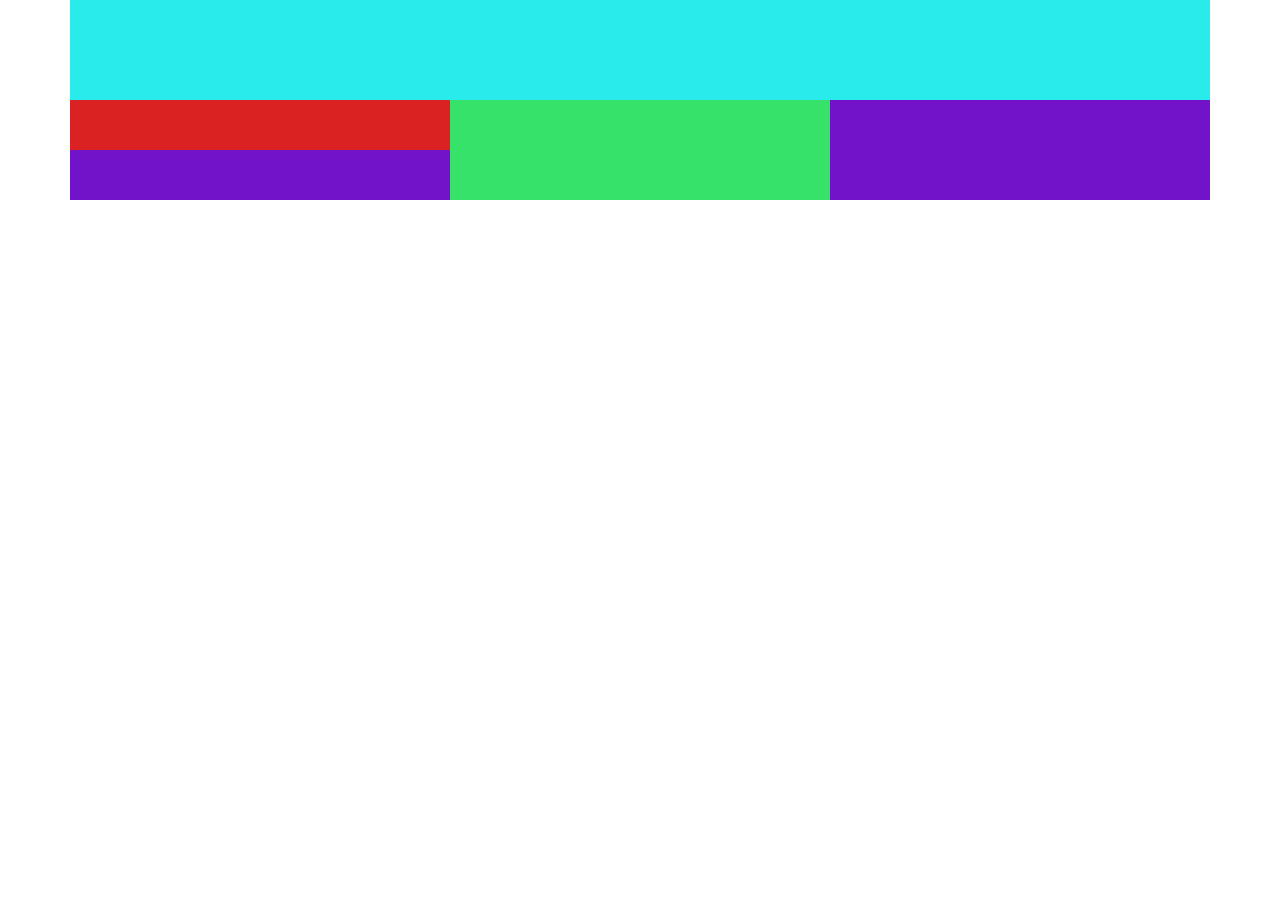
<file: Week 3/bootstrap/layout.html>
<!doctype html>
<html lang="en">
  <head>
    <meta charset="utf-8">
    <meta name="viewport" content="width=device-width, initial-scale=1">
    <title>Bootstrap demo</title>
    <link href="https://cdn.jsdelivr.net/npm/bootstrap@5.3.3/dist/css/bootstrap.min.css" rel="stylesheet" integrity="sha384-QWTKZyjpPEjISv5WaRU9OFeRpok6YctnYmDr5pNlyT2bRjXh0JMhjY6hW+ALEwIH" crossorigin="anonymous">
    <link href="style.css" rel="stylesheet">
</head>
  <body>
   
    <div class="container">
        <div class="row">
            <div class="col-12 box box1"></div>
        </div>
            <div class="row">
            <div class="col-4 box box2">

                <div class="row">
                    <div class="col box-50 box3"></div>
                </div>
                
                <div class="row">
                    <div class="col box-50 box4"></div>
                </div>

            </div>
            <div class="col-4 box box5"></div>
            <div class="col-4 box box4"></div>
        </div>
    </div>
    

    <script src="https://cdn.jsdelivr.net/npm/bootstrap@5.3.3/dist/js/bootstrap.bundle.min.js" integrity="sha384-YvpcrYf0tY3lHB60NNkmXc5s9fDVZLESaAA55NDzOxhy9GkcIdslK1eN7N6jIeHz" crossorigin="anonymous"></script>
  </body>
</html>
</file>
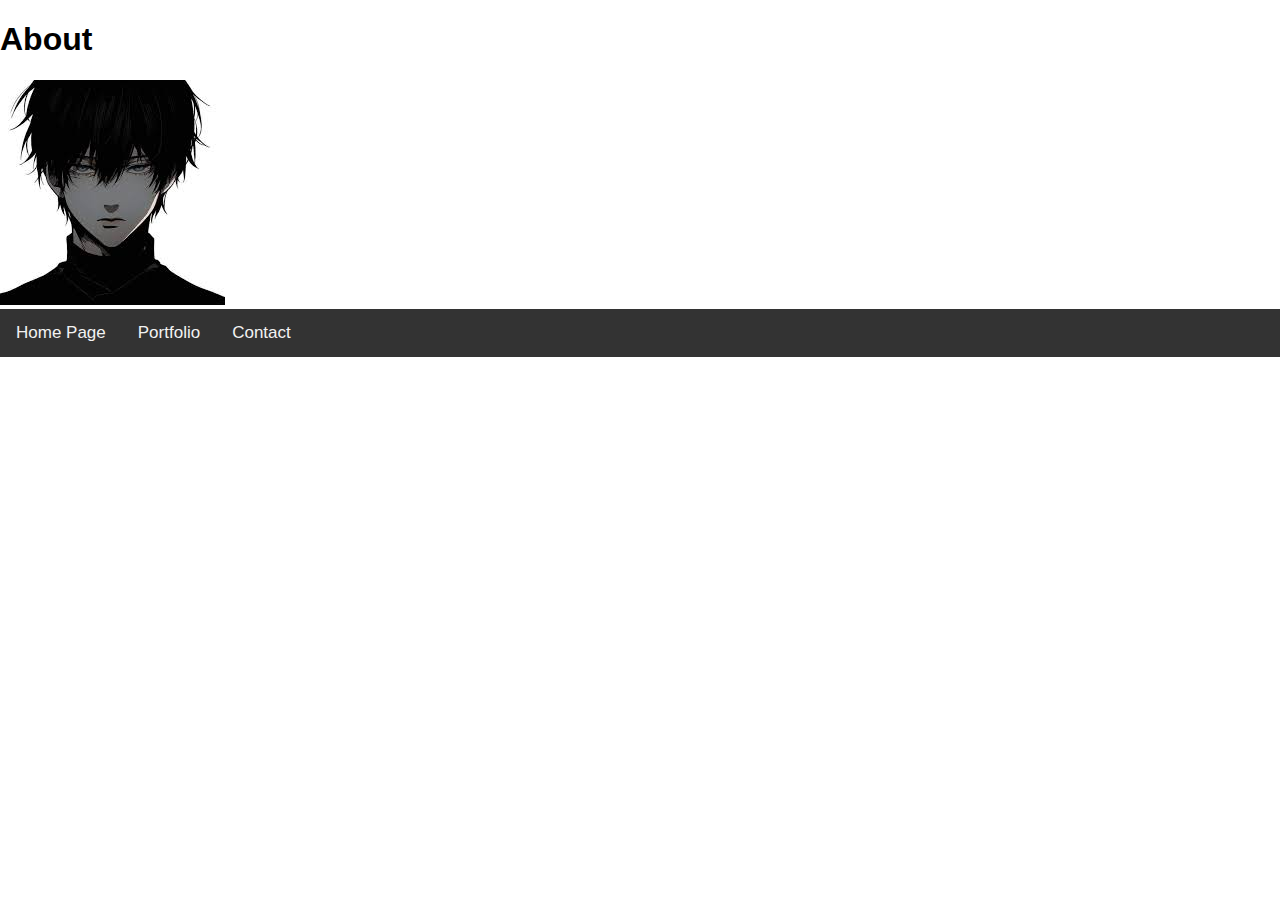
<file: Week 3/Pages/About.html>
<!DOCTYPE html>
<html lang="en">
<head>
    <meta charset="UTF-8">
    <meta name="viewport" content="width=device-width, initial-scale=1.0">
    <title>About</title>
</head>
<style>
    body {
      margin: 0;
      font-family: Arial, Helvetica, sans-serif;
    }
    
    .topnav {
      overflow: hidden;
      background-color: #333;
    }
    
    .topnav a {
      float: left;
      color: #f2f2f2;
      text-align: center;
      padding: 14px 16px;
      text-decoration: none;
      font-size: 17px;
    }
    
    .topnav a:hover {
      background-color: #ddd;
      color: black;
    }
    
    .topnav a.active {
      background-color: #04AA6D;
      color: white;
    }
    </style>
<body>

    <h1>About</h1>
    <image src="../Image/images.jpg"></image>

    <div class="topnav">
        <a href="../index.html">Home Page</a>
        <a href="../Pages/Portfolio.html">Portfolio</a>
        <a href="../Pages/Contact.html">Contact</a>
      </div>
</body>
</html>
</file>
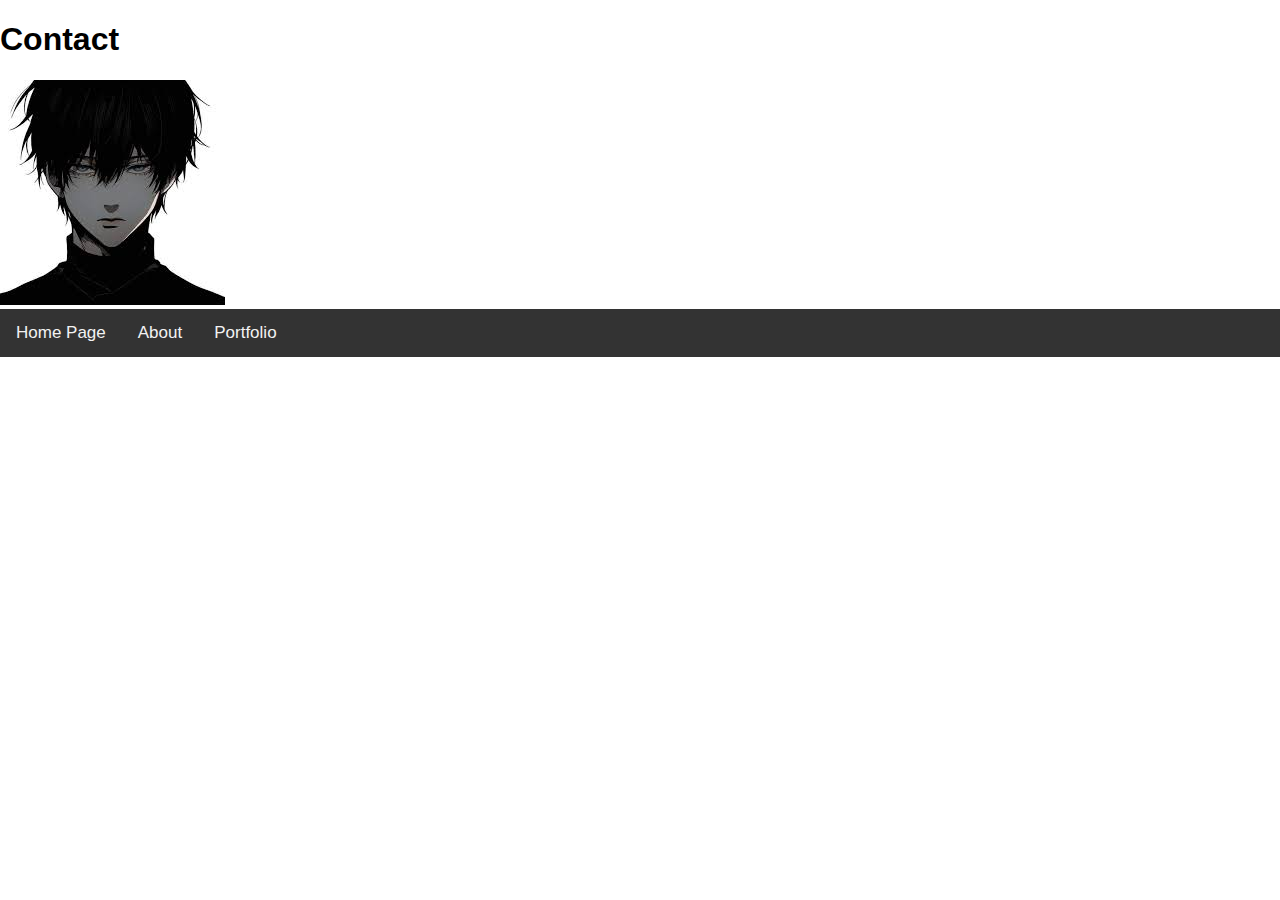
<file: Week 3/Pages/Contact.html>
<!DOCTYPE html>
<html lang="en">
<head>
    <meta charset="UTF-8">
    <meta name="viewport" content="width=device-width, initial-scale=1.0">
    <title>Contact</title>
</head>
<style>
    body {
      margin: 0;
      font-family: Arial, Helvetica, sans-serif;
    }
    
    .topnav {
      overflow: hidden;
      background-color: #333;
    }
    
    .topnav a {
      float: left;
      color: #f2f2f2;
      text-align: center;
      padding: 14px 16px;
      text-decoration: none;
      font-size: 17px;
    }
    
    .topnav a:hover {
      background-color: #ddd;
      color: black;
    }
    
    .topnav a.active {
      background-color: #04AA6D;
      color: white;
    }
    </style>
<body>

    <h1>Contact</h1>
    <image src="../Image/images.jpg"></image>

    <div class="topnav">
        <a href="../index.html">Home Page</a>
        <a href="../Pages/About.html">About</a>
        <a href="../Pages/Portfolio.html">Portfolio</a>
      </div>
</body>
</html>
</file>
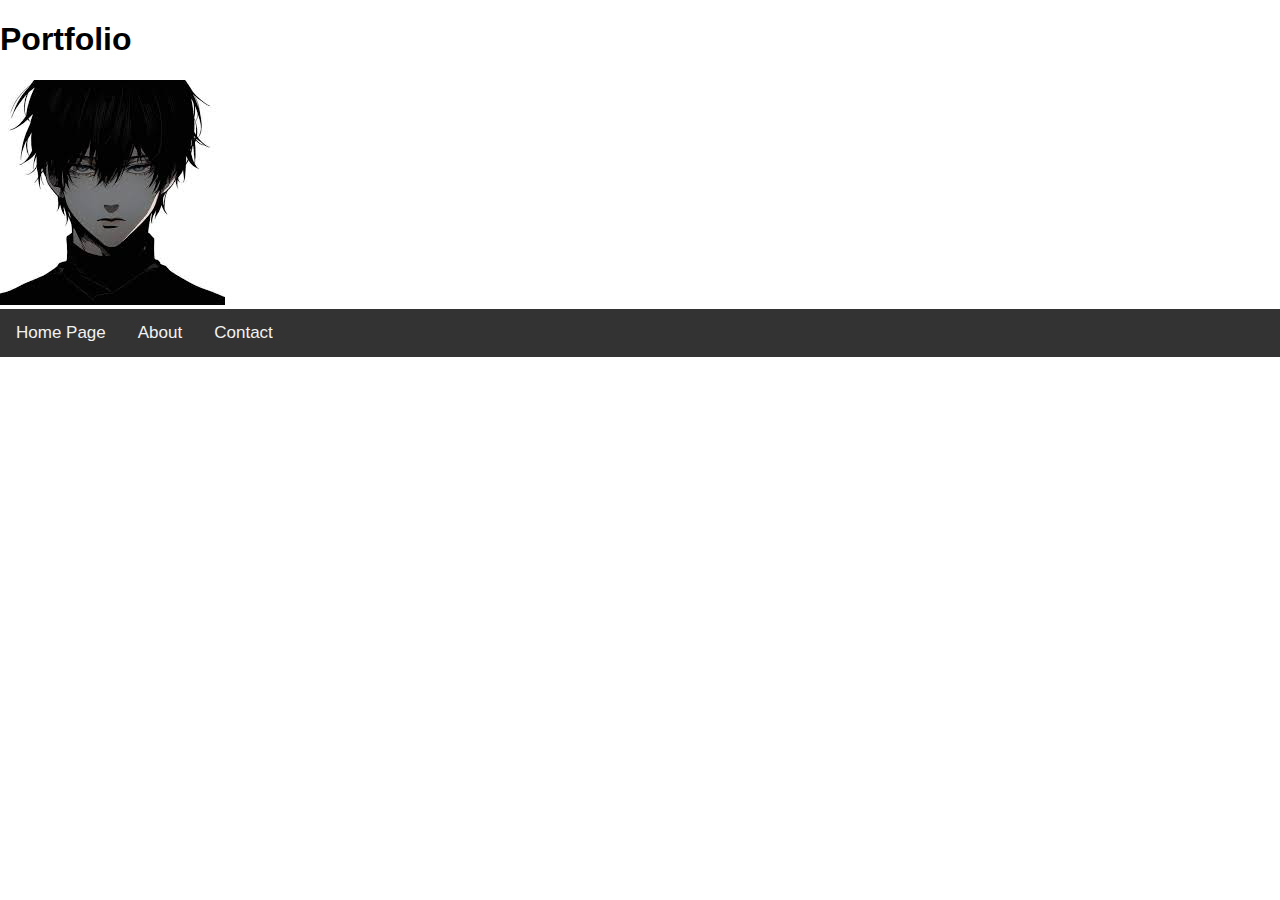
<file: Week 3/Pages/Portfolio.html>
<!DOCTYPE html>
<html lang="en">
<head>
    <meta charset="UTF-8">
    <meta name="viewport" content="width=device-width, initial-scale=1.0">
    <title>Portfolio</title>
</head>
<style>
    body {
      margin: 0;
      font-family: Arial, Helvetica, sans-serif;
    }
    
    .topnav {
      overflow: hidden;
      background-color: #333;
    }
    
    .topnav a {
      float: left;
      color: #f2f2f2;
      text-align: center;
      padding: 14px 16px;
      text-decoration: none;
      font-size: 17px;
    }
    
    .topnav a:hover {
      background-color: #ddd;
      color: black;
    }
    
    .topnav a.active {
      background-color: #04AA6D;
      color: white;
    }
    </style>
<body>

    <h1>Portfolio</h1>
    <image src="../Image/images.jpg"></image>

    <div class="topnav">
        <a href="../index.html">Home Page</a>
        <a href="../Pages/About.html">About</a>
        <a href="../Pages/Contact.html">Contact</a>
      </div>
</body>
</html>
</file>
<file: AWEBDES-Prelim-Lindayao/style.css>
body {
    font-family: Arial, sans-serif;
}

.navbar-nav .nav-link {
    font-weight: bold;
}

.header{
    background-color: #646266;
}

.banner {
    background-color: rgba(0, 0, 0, 0.6);
}

footer p {
    margin: 0;
}

.banner{
    height: 500px;
}

.five{
    background-color: #ede4d6;
}

.list-group{
    background-color: #ede4d6;
}
</file>
<file: Week 3/bootstrap/style.css>
.box1{
    background-color: rgb(42, 235, 235);
    height: 100px;
}

.box2{
    background-color: rgb(232, 255, 127);
    height: 100px;
}

.box3{
    background-color: rgb(219, 34, 34);
    height: 100px;
}

.box4{
    background-color: rgb(114, 19, 202);
    height: 100px;
}

.box5{
    background-color: rgb(55, 226, 106);
    height: 100px;
}

.box-50{
    height: 50px;
}
</file>
